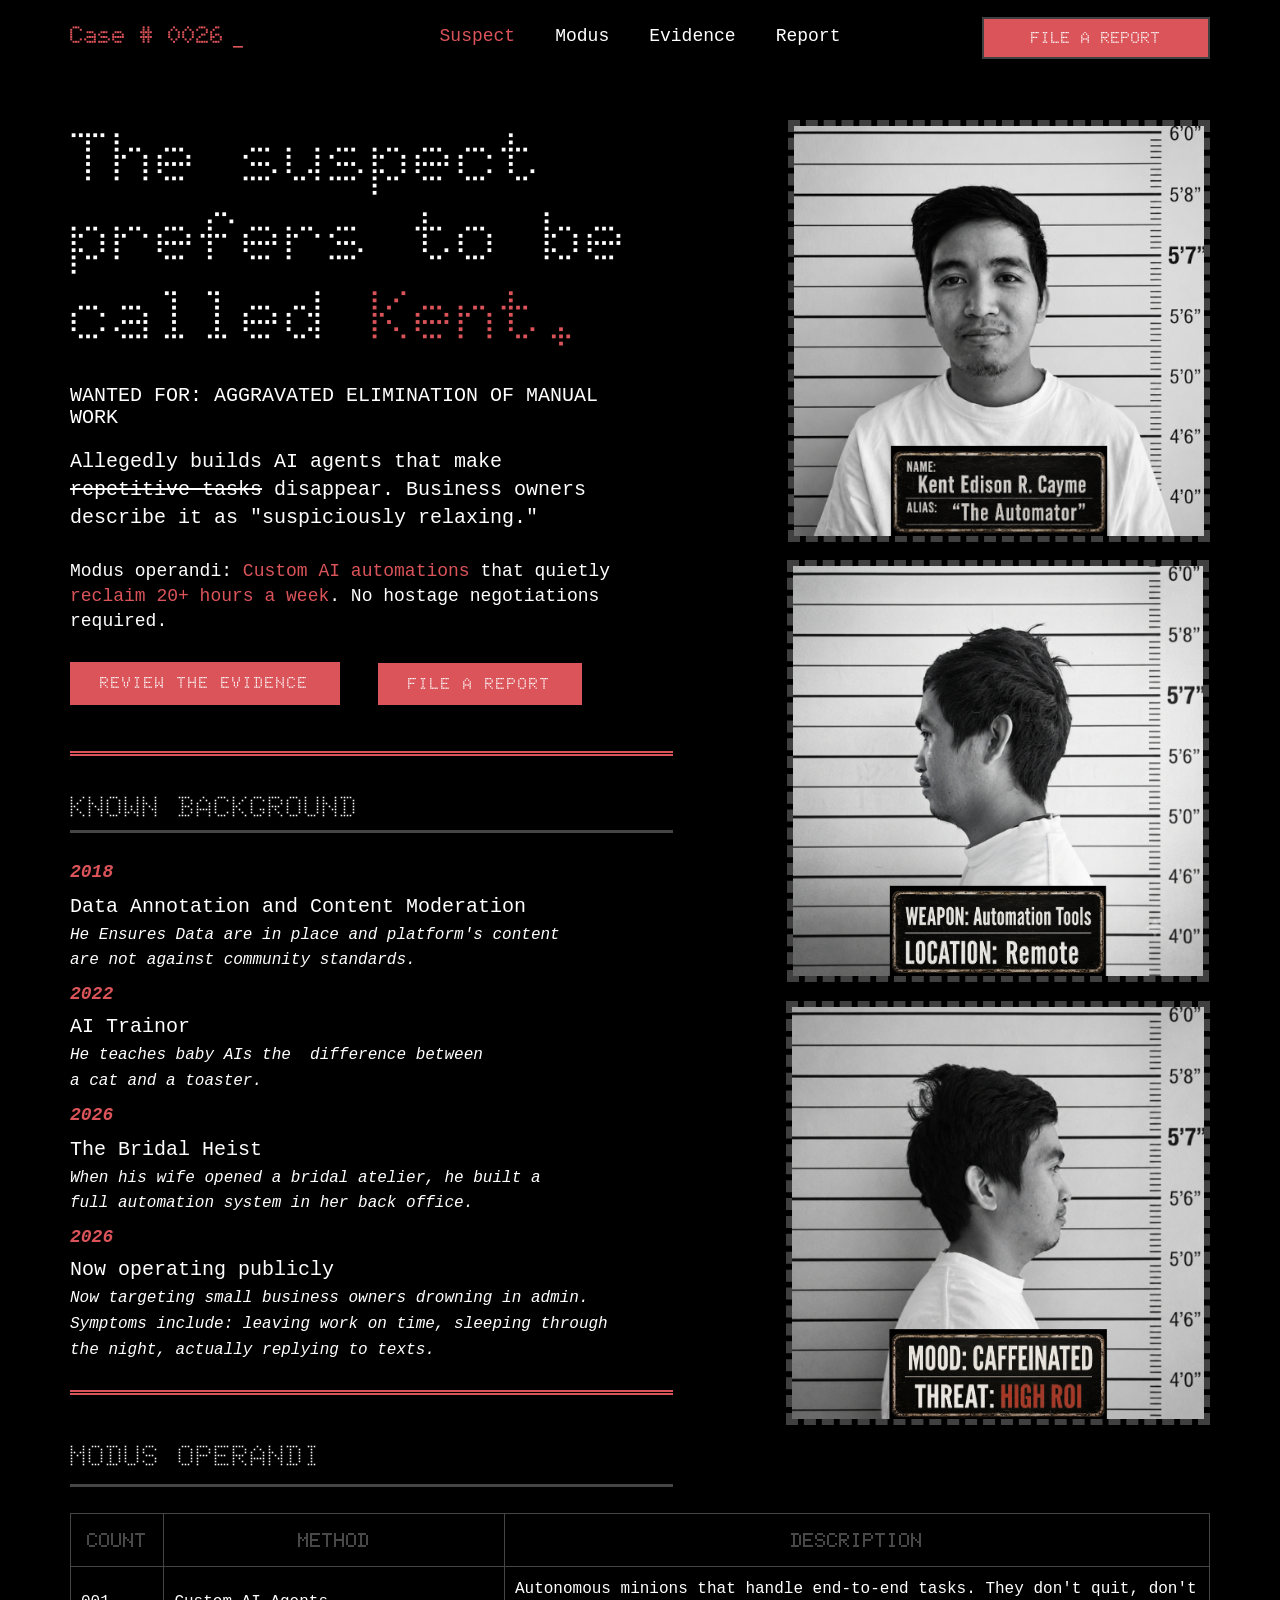
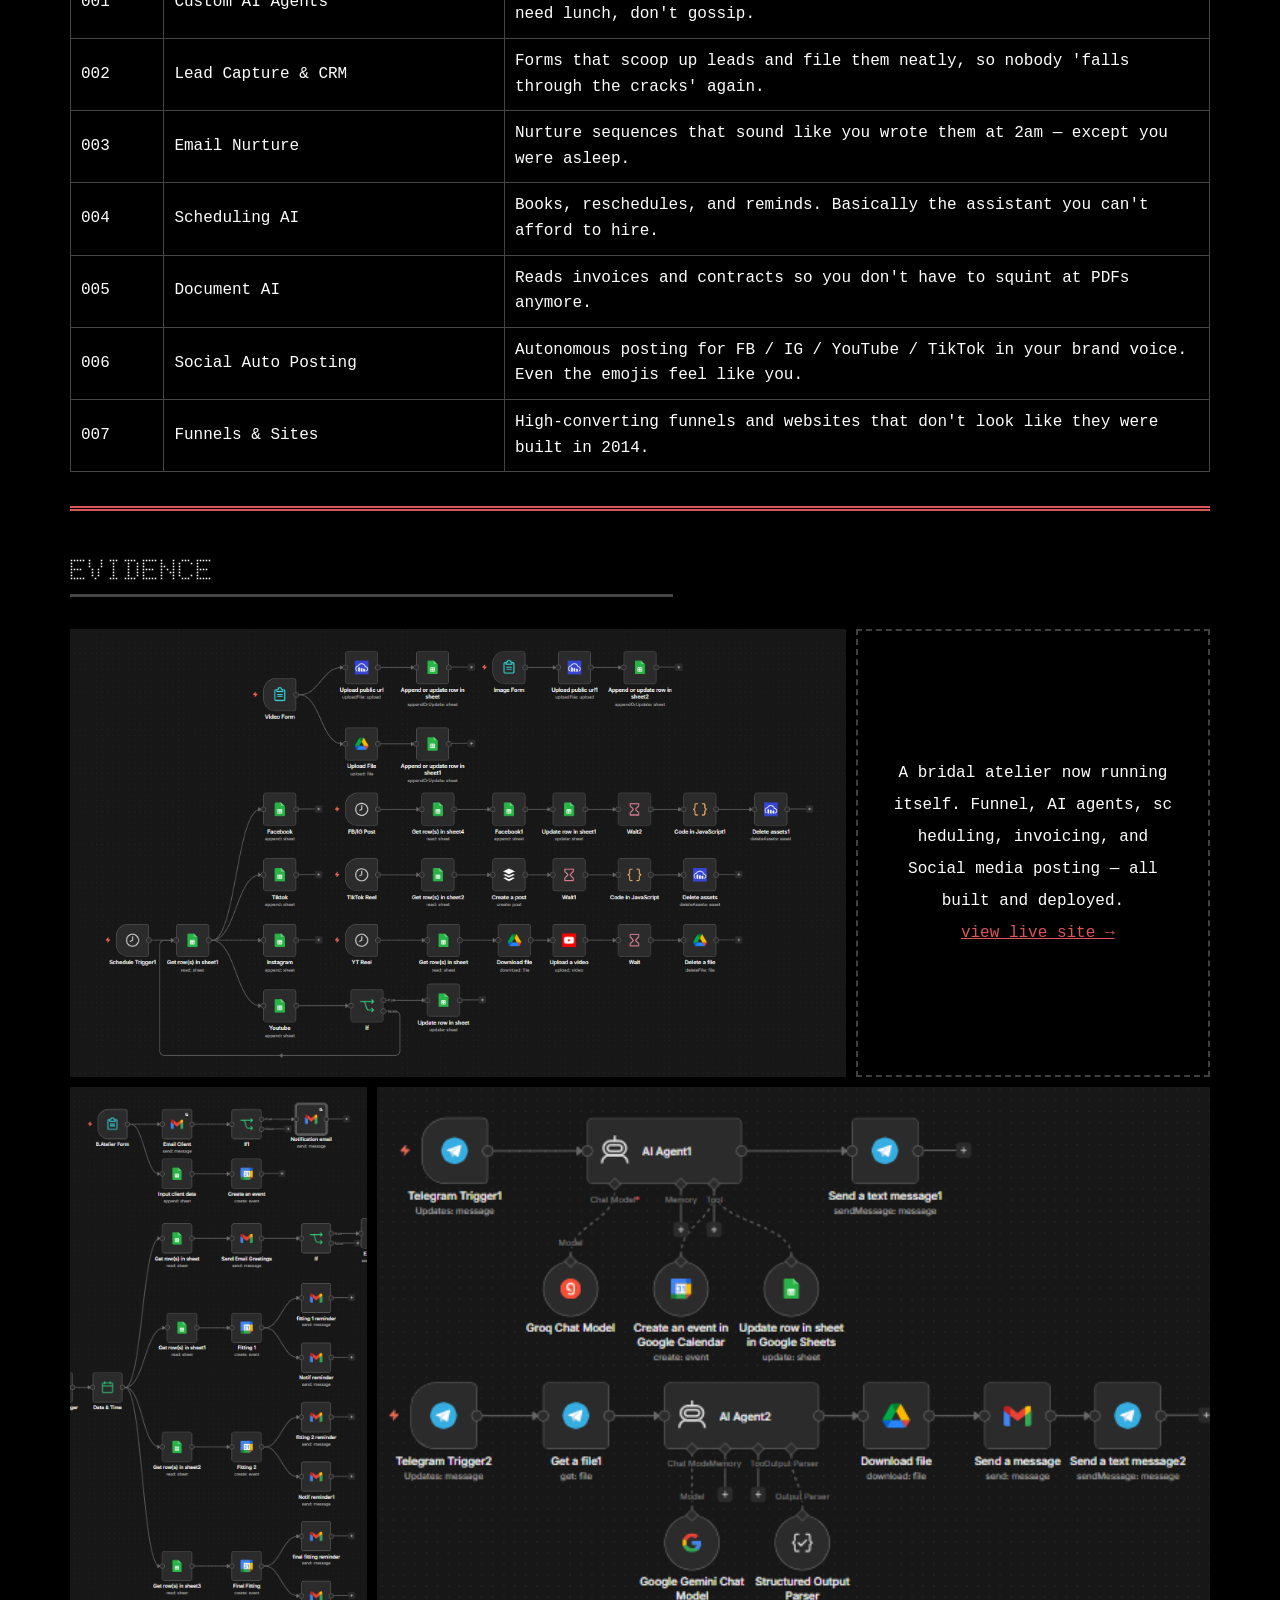
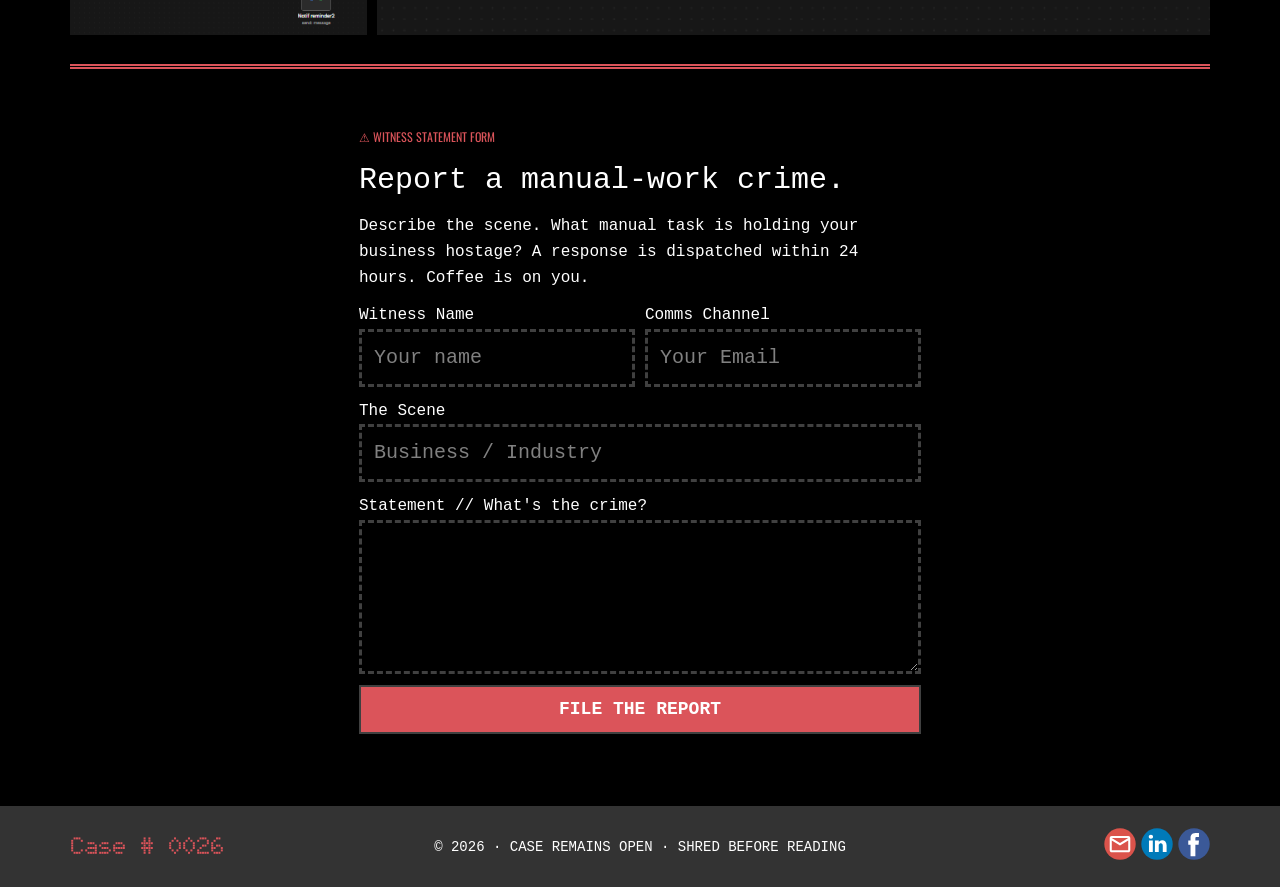
<file: index.html>
<!DOCTYPE html>
<html style="font-size: 16px;" lang="en"><head>
    <meta name="viewport" content="width=device-width, initial-scale=1.0">
    <meta charset="utf-8">
    <meta name="keywords" content="​The suspect prefers to be called&nbsp;Kent., ​WANTED FOR: AGGRAVATED ELIMINATION OF MANUAL WORK">
    <meta name="description" content="">
    <title>Home</title>
    <link rel="stylesheet" href="nicepage.css" media="screen">
<link rel="stylesheet" href="index.css" media="screen">
    <script class="u-script" type="text/javascript" src="jquery.js" defer=""></script>
    <script class="u-script" type="text/javascript" src="nicepage.js" defer=""></script>
    <meta name="generator" content="Nicepage 8.6.2, nicepage.com">
    
    
    
    
    
    
    <link id="u-page-google-font" rel="stylesheet" href="https://fonts.googleapis.com/css2?display=swap&amp;family=Roboto:ital,wght@0,100;0,200;0,300;0,400;0,500;0,600;0,700;0,800;0,900;1,100;1,200;1,300;1,400;1,500;1,600;1,700;1,800;1,900&amp;family=Open+Sans:ital,wght@0,300;0,400;0,500;0,600;0,700;0,800;1,300;1,400;1,500;1,600;1,700;1,800&amp;family=Oswald:wght@200;300;400;500;600;700&amp;family=Doto:wght@100;200;300;400;500;600;700;800;900">
    <script type="application/ld+json">{
		"@context": "http://schema.org",
		"@type": "Organization",
		"name": "",
		"sameAs": [
				"mailto:kent.cayme@gmail.com",
				"https://www.linkedin.com/in/kent-cayme/",
				"https://www.facebook.com/kent.cayme"
		]
}</script>
    <meta name="theme-color" content="#478ac9">
    <meta property="og:title" content="Home">
    <meta property="og:type" content="website">
  <meta data-intl-tel-input-cdn-path="intlTelInput/"></head>
  <body data-home-page="Home.html" data-home-page-title="Home" data-path-to-root="./" data-include-products="false" class="u-body u-clearfix u-overlap u-overlap-contrast u-overlap-transparent u-xl-mode" data-lang="en"><header class="u-clearfix u-header u-sticky u-sticky-088b u-header" id="header" data-animation-name="" data-animation-duration="0" data-animation-delay="0" data-animation-direction=""><style class="u-sticky-style" data-style-id="088b">.u-sticky-fixed.u-sticky-088b, .u-body.u-sticky-fixed .u-sticky-088b {
background-color: #000000 !important; background-image: none !important
}.u-sticky-fixed.u-sticky-088b:before, .u-body.u-sticky-fixed .u-sticky-088b:before {
borders: top right bottom left !important; background-color: unset !important
} .u-sticky-fixed.u-sticky-088b .u-background-video, .u-body.u-sticky-fixed .u-sticky-088b .u-background-video {
display: none !important
}</style><div class="u-clearfix u-sheet u-valign-middle-lg u-valign-middle-md u-valign-middle-sm u-sheet-1">
        <p class="u-custom-font u-text u-text-default u-text-palette-2-base u-text-1">
          <a class="u-active-none u-border-none u-btn u-button-link u-button-style u-hover-none u-none u-text-palette-2-base u-btn-1" href="./#suspect" data-page-id="153428458">Case # 0026</a>
        </p>
        <p class="infinite u-text u-text-default-lg u-text-default-md u-text-default-sm u-text-default-xl u-text-palette-2-base u-text-2" data-animation-name="flash" data-animation-duration="2000" data-animation-delay="0" data-animation-direction="">_</p>
        <nav class="u-menu u-menu-one-level u-offcanvas u-menu-1" data-responsive-from="SM" role="navigation">
          <div class="menu-collapse u-custom-font u-font-courier-new" style="font-size: 1.125rem; letter-spacing: 0px;">
            <a class="u-button-style u-custom-border u-custom-left-right-menu-spacing u-custom-padding-bottom u-custom-text-active-color u-custom-text-hover-color u-custom-top-bottom-menu-spacing u-hamburger-link u-nav-link u-text-active-palette-1-base u-text-hover-palette-2-base" href="#" tabindex="-1" aria-label="Open menu" aria-controls="18aa">
              <svg class="u-svg-link" viewBox="0 0 24 24"><use xmlns:xlink="http://www.w3.org/1999/xlink" xlink:href="#menu-hamburger"></use></svg>
              <svg class="u-svg-content" version="1.1" id="menu-hamburger" viewBox="0 0 16 16" x="0px" y="0px" xmlns:xlink="http://www.w3.org/1999/xlink" xmlns="http://www.w3.org/2000/svg"><g><rect y="1" width="16" height="2"></rect><rect y="7" width="16" height="2"></rect><rect y="13" width="16" height="2"></rect>
</g></svg>
            </a>
          </div>
          <div class="u-custom-menu u-nav-container">
            <ul role="menubar" class="u-custom-font u-font-courier-new u-nav u-unstyled u-nav-1"><li role="none" class="u-nav-item"><a tabindex="-1" role="menuitem" class="u-button-style u-nav-link u-text-hover-palette-2-base u-nav-link-2" href="./#suspect" data-page-id="153428458" aria-haspopup="true">Suspect</a>
</li><li role="none" class="u-nav-item"><a tabindex="-1" role="menuitem" class="u-button-style u-nav-link u-text-hover-palette-2-base u-nav-link-2" href="./#modus" data-page-id="153428458">Modus</a>
</li><li role="none" class="u-nav-item"><a tabindex="-1" role="menuitem" class="u-button-style u-nav-link u-text-hover-palette-2-base u-nav-link-2" href="./#evidence" data-page-id="153428458">Evidence</a>
</li><li role="none" class="u-nav-item"><a tabindex="-1" role="menuitem" class="u-button-style u-nav-link u-text-hover-palette-2-base u-nav-link-2" href="./#report" data-page-id="153428458">Report</a>
</li></ul>
          </div>
          <div class="u-custom-menu u-nav-container-collapse" id="18aa" role="region" aria-label="Menu panel">
            <div class="u-black u-container-style u-inner-container-layout u-opacity u-opacity-95 u-sidenav">
              <div class="u-inner-container-layout u-sidenav-overflow">
                <div class="u-menu-close" tabindex="-1" aria-label="Close menu"></div>
                <ul class="u-align-center u-nav u-popupmenu-items u-unstyled u-nav-2" role="menubar"><li role="none" class="u-nav-item"><a tabindex="-1" role="menuitem" class="u-button-style u-nav-link" href="./#suspect" data-page-id="153428458" aria-haspopup="true">Suspect</a>
</li><li role="none" class="u-nav-item"><a tabindex="-1" role="menuitem" class="u-button-style u-nav-link" href="./#modus" data-page-id="153428458">Modus</a>
</li><li role="none" class="u-nav-item"><a tabindex="-1" role="menuitem" class="u-button-style u-nav-link" href="./#evidence" data-page-id="153428458">Evidence</a>
</li><li role="none" class="u-nav-item"><a tabindex="-1" role="menuitem" class="u-button-style u-nav-link" href="./#report" data-page-id="153428458">Report</a>
</li></ul>
              </div>
            </div>
            <div class="u-black u-menu-overlay u-opacity u-opacity-70"></div>
          </div>
        </nav>
        <a href="./#report" data-page-id="153428458" class="u-align-center u-border-2 u-border-grey-75 u-border-hover-grey-60 u-btn u-button-style u-custom-font u-hover-white u-palette-2-base u-text-active-white u-btn-2">FILE A REPORT </a>
      </div><style class="u-sticky-style" data-style-id="088b">.u-sticky-fixed.u-sticky-088b, .u-body.u-sticky-fixed .u-sticky-088b {
background-color: #000000 !important; background-image: none !important
}.u-sticky-fixed.u-sticky-088b:before, .u-body.u-sticky-fixed .u-sticky-088b:before {
borders: top right bottom left !important; background-color: unset !important
} .u-sticky-fixed.u-sticky-088b .u-background-video, .u-body.u-sticky-fixed .u-sticky-088b .u-background-video {
display: none !important
}</style></header>
    <section class="u-black u-clearfix u-section-1" id="suspect">
      <div class="u-clearfix u-sheet u-valign-bottom-xl u-sheet-1">
        <div class="data-layout-selected u-align-left-xs u-clearfix u-expanded-width u-layout-wrap u-layout-wrap-1">
          <div class="u-layout">
            <div class="u-layout-row">
              <div class="u-container-align-center-xs u-container-style u-layout-cell u-size-36 u-layout-cell-1">
                <div class="u-container-layout u-valign-top-xl u-container-layout-1">
                  <h1 class="u-align-center-xs u-custom-font u-text u-text-1"> The suspect prefers to be called&nbsp;<span class="u-text-palette-2-base">Kent.</span>
                  </h1>
                  <h2 class="u-align-center-xs u-custom-font u-font-courier-new u-text u-text-2"> WANTED FOR: AGGRAVATED ELIMINATION OF MANUAL WORK</h2>
                  <h6 class="u-align-center-xs u-custom-font u-font-courier-new u-text u-text-3"> Allegedly builds AI agents that make&nbsp;<br><span style="text-decoration: line-through !important;">repetitive tasks</span> disappear. Business owners&nbsp;<br>describe it as "suspiciously relaxing." 
                  </h6>
                  <p class="u-align-center-xs u-custom-font u-font-courier-new u-text u-text-4"> Modus operandi: <span class="u-text-palette-2-base">Custom AI automations</span>&nbsp;that quietly <span class="u-text-palette-2-base">reclaim&nbsp;20+ hours a week</span>. No hostage negotiations required.
                  </p>
                  <a href="./#evidence" data-page-id="153428458" class="u-align-center-xs u-border-none u-btn u-button-style u-custom-font u-hover-white u-palette-2-base u-btn-1"> Review the Evidence</a>
                  <a href="./#report" data-page-id="153428458" class="u-align-center-xs u-border-none u-btn u-button-style u-custom-font u-hover-white u-palette-2-base u-btn-2">File A report </a>
                  <div class="u-border-5 u-border-palette-2-base u-shape u-shape-bottom u-shape-left u-shape-line u-shape-right u-shape-1"></div>
                  <p class="u-align-center-xs u-custom-font u-text u-text-5">KNOWN BACKGROUND</p>
                  <div class="u-border-3 u-border-grey-dark-1 u-expanded-width-xs u-shape u-shape-bottom u-shape-left u-shape-line u-shape-right u-shape-2"></div>
                  <p class="u-align-center-xs u-custom-font u-font-courier-new u-text u-text-palette-2-base u-text-6">2018</p>
                  <p class="u-align-center-xs u-custom-font u-font-courier-new u-text u-text-default u-text-7">Data Annotation and Content Moderat<span style="font-weight: 400;"></span>ion<span style="font-weight: 700;"></span>
                  </p>
                  <p class="u-align-center-xs u-custom-font u-font-courier-new u-text u-text-8">He Ensures Data are in place and platform's content are not against community standards.</p>
                  <p class="u-align-center-xs u-custom-font u-font-courier-new u-text u-text-palette-2-base u-text-9">20<span style="font-size: 1.5rem;"></span>22
                  </p>
                  <p class="u-align-center-xs u-custom-font u-font-courier-new u-text u-text-default u-text-10">AI Trainor<span style="font-weight: 700;"></span>
                  </p>
                  <p class="u-align-center-xs u-custom-font u-font-courier-new u-text u-text-default u-text-11">He teaches baby AIs the&nbsp; difference&nbsp;between&nbsp;<br>a cat and a toaster.
                  </p>
                  <p class="u-align-center-xs u-custom-font u-font-courier-new u-text u-text-palette-2-base u-text-12">20<span style="font-size: 1.5rem;"></span>26
                  </p>
                  <p class="u-align-center-xs u-custom-font u-font-courier-new u-text u-text-13">The Bridal Heist</p>
                  <p class="u-align-center-xs u-custom-font u-font-courier-new u-text u-text-14"> When his wife opened a bridal atelier, he built a full automation system in her back office.</p>
                  <p class="u-align-center-xs u-custom-font u-font-courier-new u-text u-text-palette-2-base u-text-15">20<span style="font-size: 1.5rem;"></span>26
                  </p>
                  <p class="u-align-center-xs u-custom-font u-font-courier-new u-text u-text-16"> Now operating publicly</p>
                  <p class="u-align-center-xs u-custom-font u-font-courier-new u-text u-text-17"> Now targeting small business owners drowning in admin. Symptoms include: leaving work on time, sleeping through the night, actually replying to texts.</p>
                  <div class="u-border-5 u-border-palette-2-base u-shape u-shape-bottom u-shape-left u-shape-line u-shape-right u-shape-3"></div>
                </div>
              </div>
              <div class="u-container-style u-layout-cell u-size-24 u-layout-cell-2">
                <div class="u-container-layout u-valign-bottom-xl u-container-layout-2">
                  <img class="u-border-6 u-border-grey-75 u-hover-feature u-image u-image-default u-preserve-proportions u-image-1" src="images/Untitleddesign5.png" alt="" data-image-width="500" data-image-height="500">
                  <img class="u-border-6 u-border-grey-75 u-hover-feature u-image u-image-default u-preserve-proportions u-image-2" src="images/Untitleddesign6.png" alt="" data-image-width="500" data-image-height="500">
                  <img class="u-border-6 u-border-grey-75 u-hover-feature u-image u-image-default u-preserve-proportions u-image-3" src="images/Untitleddesign7.png" alt="" data-image-width="500" data-image-height="500">
                </div>
              </div>
            </div>
          </div>
        </div>
      </div>
      
      
      
    </section>
    <section class="u-black u-clearfix u-section-2" id="modus">
      <div class="u-clearfix u-sheet u-valign-middle-xl u-sheet-1">
        <p class="u-align-center-xs u-custom-font u-text u-text-1">Modus Operandi<span style="font-size: 2.25rem;"></span>
        </p>
        <div class="u-border-3 u-border-grey-dark-1 u-expanded-width-xs u-shape u-shape-bottom u-shape-left u-shape-line u-shape-right u-shape-1"></div>
        <div class="u-expanded-width u-table u-table-responsive u-table-1">
          <table class="u-table-entity">
            <colgroup>
              <col width="8.2%">
              <col width="29.9%">
              <col width="61.9%">
            </colgroup>
            <tbody class="u-align-left u-custom-font u-font-courier-new u-table-body">
              <tr style="height: 39px;">
                <td class="u-align-center u-border-1 u-border-grey-dark-1 u-custom-font u-table-cell u-table-cell-1"> COUNT</td>
                <td class="u-align-center u-border-1 u-border-grey-dark-1 u-custom-font u-table-cell u-table-cell-2">METHOD </td>
                <td class="u-align-center u-border-1 u-border-grey-dark-1 u-custom-font u-table-cell u-table-cell-3"> DESCRIPTION</td>
              </tr>
              <tr style="height: 60px;">
                <td class="u-border-1 u-border-grey-dark-1 u-table-cell u-table-cell-4">001</td>
                <td class="u-border-1 u-border-grey-dark-1 u-table-cell u-table-cell-5"> Custom AI Agents</td>
                <td class="u-border-1 u-border-grey-dark-1 u-table-cell u-table-cell-6"> Autonomous minions that handle end-to-end tasks. They don't quit, don't need lunch, don't gossip.</td>
              </tr>
              <tr style="height: 60px;">
                <td class="u-border-1 u-border-grey-dark-1 u-table-cell u-table-cell-7">002</td>
                <td class="u-border-1 u-border-grey-dark-1 u-table-cell u-table-cell-8">Lead Capture &amp; CRM </td>
                <td class="u-border-1 u-border-grey-dark-1 u-table-cell u-table-cell-9"> Forms that scoop up leads and file them neatly, so nobody 'falls through the cracks' again.</td>
              </tr>
              <tr style="height: 60px;">
                <td class="u-border-1 u-border-grey-dark-1 u-table-cell u-table-cell-10">003</td>
                <td class="u-border-1 u-border-grey-dark-1 u-table-cell u-table-cell-11"> Email Nurture</td>
                <td class="u-border-1 u-border-grey-dark-1 u-table-cell u-table-cell-12"> Nurture sequences that sound like you wrote them at 2am — except you were asleep.</td>
              </tr>
              <tr style="height: 60px;">
                <td class="u-border-1 u-border-grey-dark-1 u-table-cell u-table-cell-13">004</td>
                <td class="u-border-1 u-border-grey-dark-1 u-table-cell u-table-cell-14"> Scheduling AI</td>
                <td class="u-border-1 u-border-grey-dark-1 u-table-cell u-table-cell-15"> Books, reschedules, and reminds. Basically the assistant you can't afford to hire.</td>
              </tr>
              <tr style="height: 60px;">
                <td class="u-border-1 u-border-grey-dark-1 u-table-cell u-table-cell-16">005</td>
                <td class="u-border-1 u-border-grey-dark-1 u-table-cell u-table-cell-17"> Document AI</td>
                <td class="u-border-1 u-border-grey-dark-1 u-table-cell u-table-cell-18"> Reads invoices and contracts so you don't have to squint at PDFs anymore.</td>
              </tr>
              <tr style="height: 60px;">
                <td class="u-border-1 u-border-grey-dark-1 u-table-cell u-table-cell-19">006</td>
                <td class="u-border-1 u-border-grey-dark-1 u-table-cell u-table-cell-20"> Social Auto Posting</td>
                <td class="u-border-1 u-border-grey-dark-1 u-table-cell u-table-cell-21"> Autonomous posting for FB / IG / YouTube / TikTok in your brand voice. Even the emojis feel like you.</td>
              </tr>
              <tr style="height: 60px;">
                <td class="u-border-1 u-border-grey-dark-1 u-table-cell u-table-cell-22">007</td>
                <td class="u-border-1 u-border-grey-dark-1 u-table-cell u-table-cell-23"> Funnels &amp; Sites</td>
                <td class="u-border-1 u-border-grey-dark-1 u-table-cell u-table-cell-24"> High-converting funnels and websites that don't look like they were built in 2014.</td>
              </tr>
            </tbody>
          </table>
        </div>
      </div>
    </section>
    <section class="u-black u-clearfix u-section-3" id="evidence">
      <div class="u-clearfix u-sheet u-sheet-1">
        <div class="u-border-5 u-border-palette-2-base u-expanded-width u-shape u-shape-bottom u-shape-left u-shape-line u-shape-right u-shape-1"></div>
        <p class="u-align-center-xs u-custom-font u-text u-text-1">Evidence</p>
        <div class="u-border-3 u-border-grey-dark-1 u-expanded-width-xs u-shape u-shape-bottom u-shape-left u-shape-line u-shape-right u-shape-2"></div>
        <div class="data-layout-selected u-clearfix u-expanded-width u-gutter-10 u-layout-wrap u-layout-wrap-1">
          <div class="u-gutter-0 u-layout">
            <div class="u-layout-col">
              <div class="u-size-30">
                <div class="u-layout-row">
                  <div class="u-container-style u-hover-feature u-image u-layout-cell u-size-41 u-image-1" data-image-width="1040" data-image-height="630">
                    <div class="u-container-layout u-container-layout-1"></div>
                  </div>
                  <div class="u-container-style u-layout-cell u-size-19 u-layout-cell-2">
                    <div class="u-container-layout u-container-layout-2">
                      <div class="u-align-center u-border-2 u-border-grey-75 u-container-align-center u-container-style u-expanded-width u-group u-group-1">
                        <div class="u-container-layout u-valign-middle-xl u-valign-middle-xs u-container-layout-3">
                          <p class="u-custom-font u-font-courier-new u-text u-text-2"> A bridal atelier now running itself. Funnel, AI agents, sc​heduling, invoicing, and Social media posting — all built and deployed.<br>&nbsp;<a href="https://b-atelier.carrd.co/" class="u-active-none u-border-none u-btn u-button-link u-button-style u-hover-none u-none u-text-palette-2-base u-btn-1" target="_blank">view live site →</a>
                          </p>
                        </div>
                      </div>
                    </div>
                  </div>
                </div>
              </div>
              <div class="u-size-30">
                <div class="u-layout-row">
                  <div class="u-container-style u-hover-feature u-image u-layout-cell u-size-16 u-image-2">
                    <div class="u-container-layout u-valign-middle-xl u-container-layout-4"></div>
                  </div>
                  <div class="u-container-style u-hover-feature u-image u-layout-cell u-size-44 u-image-3">
                    <div class="u-container-layout u-container-layout-5"></div>
                  </div>
                </div>
              </div>
            </div>
          </div>
        </div>
      </div>
      
      
      
    </section>
    <section class="u-black u-clearfix u-section-4" id="report">
      <div class="u-clearfix u-sheet u-sheet-1">
        <div class="u-border-5 u-border-palette-2-base u-expanded-width u-shape u-shape-bottom u-shape-left u-shape-line u-shape-right u-shape-1"></div>
        <div class="u-expanded-width-xs u-form u-form-1">
          <form action="https://vmi3275437.contaboserver.net/webhook/Submit_Report" class="u-clearfix u-form-spacing-10 u-form-vertical u-inner-form" source="custom" name="Form" style="padding: 10px;" redirect-address="Thank-you.html" method="post">
            <p class="u-custom-font u-font-oswald u-form-group u-form-text u-text u-text-palette-2-base u-text-1"> ⚠ WITNESS STATEMENT FORM</p>
            <p class="u-custom-font u-font-courier-new u-form-group u-form-text u-text u-text-2"> Report a manual-work crime. </p>
            <p class="u-custom-font u-font-courier-new u-form-group u-form-text u-text u-text-3"> Describe the scene. What manual task is holding your business hostage? A response is dispatched within 24 hours. Coffee is on you.</p>
            <div class="u-form-group u-form-partition-factor-2">
              <label for="email-56d2" class="u-custom-font u-font-courier-new u-label u-text-white">Witness Name</label>
              <input type="text" placeholder="Your name" id="email-56d2" name="Name" class="u-border-3 u-border-grey-75 u-border-no-left u-border-no-right u-border-no-top u-custom-font u-font-courier-new u-input u-input-rectangle u-none u-input-1" required="required">
            </div>
            <div class="u-form-email u-form-group u-form-partition-factor-2 u-form-group-5">
              <label for="text-3a73" class="u-custom-font u-font-courier-new u-label u-text-white">Comms Channel</label>
              <input type="email" placeholder="Your Email" id="text-3a73" name="Email" class="u-border-3 u-border-grey-75 u-custom-font u-font-courier-new u-input u-input-rectangle u-none u-input-2" required="required">
            </div>
            <div class="u-form-group u-form-group-6">
              <label for="text-a0b1" class="u-custom-font u-font-courier-new u-label u-text-white">The Scene</label>
              <input type="text" placeholder="Business / Industry" id="text-a0b1" name="business_type" class="u-border-3 u-border-grey-75 u-custom-font u-font-courier-new u-input u-input-rectangle u-none u-input-3">
            </div>
            <div class="u-form-group u-form-textarea u-form-group-7">
              <label for="textarea-b397" class="u-custom-font u-font-courier-new u-label u-text-white">Statement // What's the crime?</label>
              <textarea rows="4" cols="50" id="textarea-b397" name="textarea" class="u-border-3 u-border-grey-75 u-custom-font u-font-courier-new u-input u-input-rectangle u-none u-input-4" placeholder="​"></textarea>
            </div>
            <div class="u-align-left u-form-group u-form-submit">
              <a href="#" class="u-border-2 u-border-grey-75 u-border-hover-grey-60 u-btn u-btn-submit u-button-style u-custom-font u-font-courier-new u-hover-white u-palette-2-base u-btn-1">File the report</a>
              <input type="submit" value="submit" class="u-form-control-hidden">
            </div>
            <div class="u-form-send-message u-form-send-success">Report Submitted!</div>
            <div class="u-form-send-error u-form-send-message">Failed to submit the report!</div>
            <input type="hidden" value="" name="recaptchaResponse">
          </form>
        </div>
      </div>
    </section>
    
    
    
    <footer class="u-align-center u-clearfix u-container-align-center u-container-align-center-lg u-container-align-center-md u-container-align-center-sm u-container-align-center-xl u-footer u-grey-80 u-footer" id="footer"><div class="u-clearfix u-sheet u-sheet-1">
        <p class="u-custom-font u-text u-text-default u-text-palette-2-base u-text-1">
          <a class="u-active-none u-border-none u-btn u-button-link u-button-style u-hover-none u-none u-text-palette-2-base u-btn-1" href="./#suspect" data-page-id="153428458">Case # 0026</a>
        </p>
        <div class="u-social-icons u-social-icons-1">
          <a class="u-social-url" target="_blank" data-type="Email" title="Email" href="mailto:kent.cayme@gmail.com"><span class="u-icon u-social-email u-social-icon u-icon-1"><svg class="u-svg-link" preserveAspectRatio="xMidYMin slice" viewBox="0 0 112 112" style=""><use xlink:href="#svg-44da"></use></svg><svg class="u-svg-content" viewBox="0 0 112 112" x="0" y="0" id="svg-44da"><circle fill="currentColor" cx="56.1" cy="56.1" r="55"></circle><path id="path3864" fill="#FFFFFF" d="M27.2,28h57.6c4,0,7.2,3.2,7.2,7.2l0,0v42.7c0,3.9-3.2,7.2-7.2,7.2l0,0H27.2
	c-4,0-7.2-3.2-7.2-7.2V35.2C20,31.1,23.2,28,27.2,28 M56,52.9l28.8-17.8H27.2L56,52.9 M27.2,77.7h57.6V43.5L56,61.3L27.2,43.5V77.7z
	"></path></svg></span>
          </a>
          <a class="u-social-url" target="_blank" data-type="LinkedIn" title="LinkedIn" href="https://www.linkedin.com/in/kent-cayme/"><span class="u-icon u-social-icon u-social-linkedin u-icon-2"><svg class="u-svg-link" preserveAspectRatio="xMidYMin slice" viewBox="0 0 112 112" style=""><use xlink:href="#svg-86ae"></use></svg><svg class="u-svg-content" viewBox="0 0 112 112" x="0" y="0" id="svg-86ae"><circle fill="currentColor" cx="56.1" cy="56.1" r="55"></circle><path fill="#FFFFFF" d="M41.3,83.7H27.9V43.4h13.4V83.7z M34.6,37.9L34.6,37.9c-4.6,0-7.5-3.1-7.5-7c0-4,3-7,7.6-7s7.4,3,7.5,7
      C42.2,34.8,39.2,37.9,34.6,37.9z M89.6,83.7H76.2V62.2c0-5.4-1.9-9.1-6.8-9.1c-3.7,0-5.9,2.5-6.9,4.9c-0.4,0.9-0.4,2.1-0.4,3.3v22.5
      H48.7c0,0,0.2-36.5,0-40.3h13.4v5.7c1.8-2.7,5-6.7,12.1-6.7c8.8,0,15.4,5.8,15.4,18.1V83.7z"></path></svg></span>
          </a>
          <a class="u-social-url" title="facebook" target="_blank" href="https://www.facebook.com/kent.cayme"><span class="u-icon u-social-facebook u-social-icon u-icon-3"><svg class="u-svg-link" preserveAspectRatio="xMidYMin slice" viewBox="0 0 112 112" style=""><use xlink:href="#svg-5e2e"></use></svg><svg class="u-svg-content" viewBox="0 0 112 112" x="0" y="0" id="svg-5e2e"><circle fill="currentColor" cx="56.1" cy="56.1" r="55"></circle><path fill="#FFFFFF" d="M73.5,31.6h-9.1c-1.4,0-3.6,0.8-3.6,3.9v8.5h12.6L72,58.3H60.8v40.8H43.9V58.3h-8V43.9h8v-9.2
c0-6.7,3.1-17,17-17h12.5v13.9H73.5z"></path></svg></span>
          </a>
        </div>
        <p class="u-custom-font u-font-courier-new u-text u-text-default u-text-2"> ©&nbsp;2026&nbsp;· CASE REMAINS OPEN · SHRED BEFORE READING</p>
      </div></footer>
</body></html>
</file>
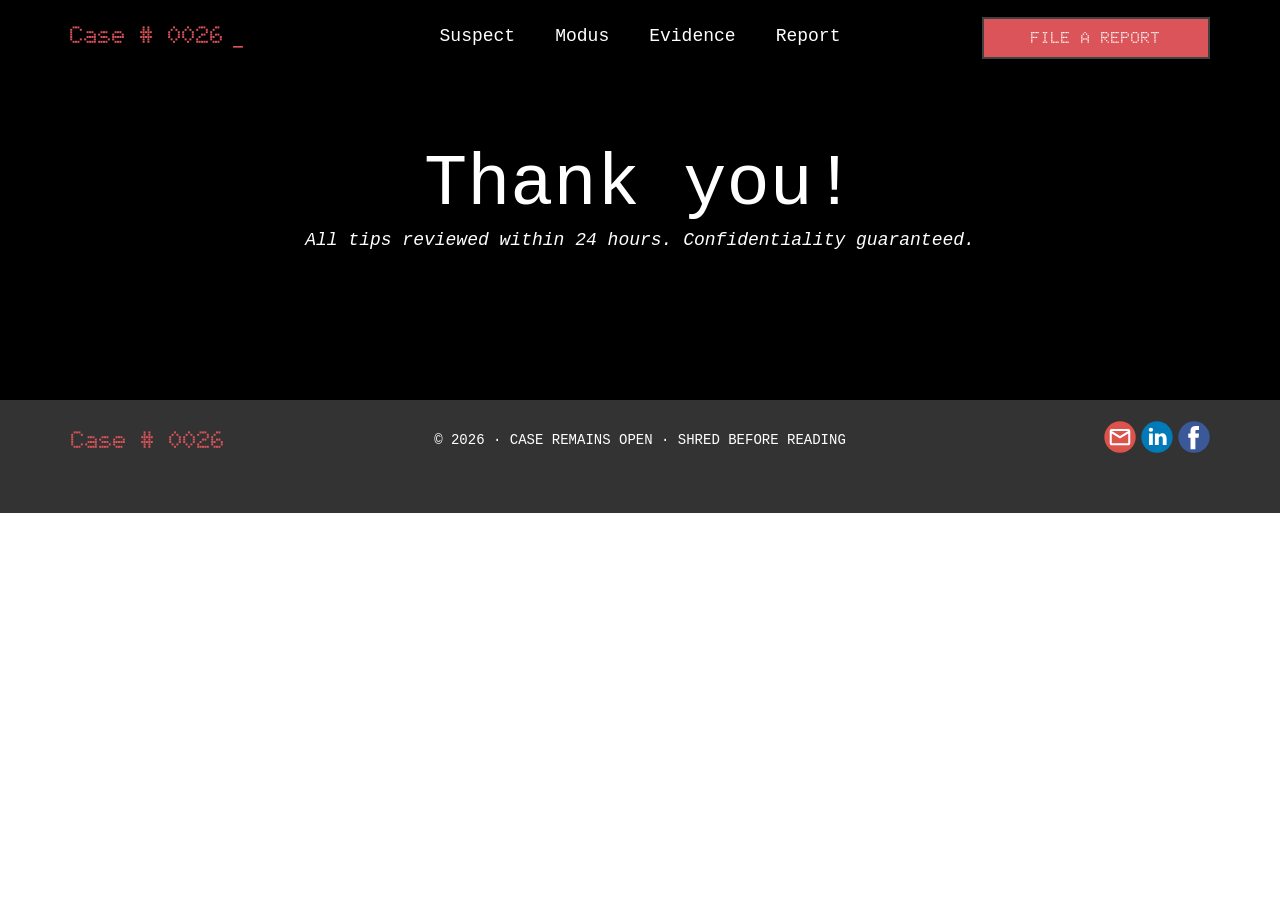
<file: Thank-you.html>
<!DOCTYPE html>
<html style="font-size: 16px;" lang="en"><head>
    <meta name="viewport" content="width=device-width, initial-scale=1.0">
    <meta charset="utf-8">
    <meta name="keywords" content="Thank you!">
    <meta name="description" content="">
    <title>Thank you</title>
    <link rel="stylesheet" href="nicepage.css" media="screen">
<link rel="stylesheet" href="Thank-you.css" media="screen">
    <script class="u-script" type="text/javascript" src="jquery.js" defer=""></script>
    <script class="u-script" type="text/javascript" src="nicepage.js" defer=""></script>
    <meta name="generator" content="Nicepage 8.6.2, nicepage.com">
    
    
    
    <link id="u-page-google-font" rel="stylesheet" href="https://fonts.googleapis.com/css2?display=swap&amp;family=Roboto:ital,wght@0,100;0,200;0,300;0,400;0,500;0,600;0,700;0,800;0,900;1,100;1,200;1,300;1,400;1,500;1,600;1,700;1,800;1,900&amp;family=Open+Sans:ital,wght@0,300;0,400;0,500;0,600;0,700;0,800;1,300;1,400;1,500;1,600;1,700;1,800&amp;family=Doto:wght@100;200;300;400;500;600;700;800;900">
    <script type="application/ld+json">{
		"@context": "http://schema.org",
		"@type": "Organization",
		"name": "",
		"sameAs": [
				"mailto:kent.cayme@gmail.com",
				"https://www.linkedin.com/in/kent-cayme/",
				"https://www.facebook.com/kent.cayme"
		]
}</script>
    <meta name="theme-color" content="#478ac9">
    <meta property="og:title" content="Thank you">
    <meta property="og:type" content="website">
  <meta data-intl-tel-input-cdn-path="intlTelInput/"></head>
  <body data-path-to-root="./" data-include-products="false" class="u-body u-clearfix u-overlap u-overlap-contrast u-overlap-transparent u-xl-mode" data-lang="en"><header class="u-clearfix u-header u-sticky u-sticky-088b u-header" id="header" data-animation-name="" data-animation-duration="0" data-animation-delay="0" data-animation-direction=""><style class="u-sticky-style" data-style-id="088b">.u-sticky-fixed.u-sticky-088b, .u-body.u-sticky-fixed .u-sticky-088b {
background-color: #000000 !important; background-image: none !important
}.u-sticky-fixed.u-sticky-088b:before, .u-body.u-sticky-fixed .u-sticky-088b:before {
borders: top right bottom left !important; background-color: unset !important
} .u-sticky-fixed.u-sticky-088b .u-background-video, .u-body.u-sticky-fixed .u-sticky-088b .u-background-video {
display: none !important
}</style><div class="u-clearfix u-sheet u-valign-middle-lg u-valign-middle-md u-valign-middle-sm u-sheet-1">
        <p class="u-custom-font u-text u-text-default u-text-palette-2-base u-text-1">
          <a class="u-active-none u-border-none u-btn u-button-link u-button-style u-hover-none u-none u-text-palette-2-base u-btn-1" href="./#suspect" data-page-id="153428458">Case # 0026</a>
        </p>
        <p class="infinite u-text u-text-default-lg u-text-default-md u-text-default-sm u-text-default-xl u-text-palette-2-base u-text-2" data-animation-name="flash" data-animation-duration="2000" data-animation-delay="0" data-animation-direction="">_</p>
        <nav class="u-menu u-menu-one-level u-offcanvas u-menu-1" data-responsive-from="SM" role="navigation">
          <div class="menu-collapse u-custom-font u-font-courier-new" style="font-size: 1.125rem; letter-spacing: 0px;">
            <a class="u-button-style u-custom-border u-custom-left-right-menu-spacing u-custom-padding-bottom u-custom-text-active-color u-custom-text-hover-color u-custom-top-bottom-menu-spacing u-hamburger-link u-nav-link u-text-active-palette-1-base u-text-hover-palette-2-base" href="#" tabindex="-1" aria-label="Open menu" aria-controls="18aa">
              <svg class="u-svg-link" viewBox="0 0 24 24"><use xmlns:xlink="http://www.w3.org/1999/xlink" xlink:href="#menu-hamburger"></use></svg>
              <svg class="u-svg-content" version="1.1" id="menu-hamburger" viewBox="0 0 16 16" x="0px" y="0px" xmlns:xlink="http://www.w3.org/1999/xlink" xmlns="http://www.w3.org/2000/svg"><g><rect y="1" width="16" height="2"></rect><rect y="7" width="16" height="2"></rect><rect y="13" width="16" height="2"></rect>
</g></svg>
            </a>
          </div>
          <div class="u-custom-menu u-nav-container">
            <ul role="menubar" class="u-custom-font u-font-courier-new u-nav u-unstyled u-nav-1"><li role="none" class="u-nav-item"><a tabindex="-1" role="menuitem" class="u-button-style u-nav-link u-text-hover-palette-2-base u-nav-link-2" href="./#suspect" data-page-id="153428458" aria-haspopup="true">Suspect</a>
</li><li role="none" class="u-nav-item"><a tabindex="-1" role="menuitem" class="u-button-style u-nav-link u-text-hover-palette-2-base u-nav-link-2" href="./#modus" data-page-id="153428458">Modus</a>
</li><li role="none" class="u-nav-item"><a tabindex="-1" role="menuitem" class="u-button-style u-nav-link u-text-hover-palette-2-base u-nav-link-2" href="./#evidence" data-page-id="153428458">Evidence</a>
</li><li role="none" class="u-nav-item"><a tabindex="-1" role="menuitem" class="u-button-style u-nav-link u-text-hover-palette-2-base u-nav-link-2" href="./#report" data-page-id="153428458">Report</a>
</li></ul>
          </div>
          <div class="u-custom-menu u-nav-container-collapse" id="18aa" role="region" aria-label="Menu panel">
            <div class="u-black u-container-style u-inner-container-layout u-opacity u-opacity-95 u-sidenav">
              <div class="u-inner-container-layout u-sidenav-overflow">
                <div class="u-menu-close" tabindex="-1" aria-label="Close menu"></div>
                <ul class="u-align-center u-nav u-popupmenu-items u-unstyled u-nav-2" role="menubar"><li role="none" class="u-nav-item"><a tabindex="-1" role="menuitem" class="u-button-style u-nav-link" href="./#suspect" data-page-id="153428458" aria-haspopup="true">Suspect</a>
</li><li role="none" class="u-nav-item"><a tabindex="-1" role="menuitem" class="u-button-style u-nav-link" href="./#modus" data-page-id="153428458">Modus</a>
</li><li role="none" class="u-nav-item"><a tabindex="-1" role="menuitem" class="u-button-style u-nav-link" href="./#evidence" data-page-id="153428458">Evidence</a>
</li><li role="none" class="u-nav-item"><a tabindex="-1" role="menuitem" class="u-button-style u-nav-link" href="./#report" data-page-id="153428458">Report</a>
</li></ul>
              </div>
            </div>
            <div class="u-black u-menu-overlay u-opacity u-opacity-70"></div>
          </div>
        </nav>
        <a href="./#report" data-page-id="153428458" class="u-align-center u-border-2 u-border-grey-75 u-border-hover-grey-60 u-btn u-button-style u-custom-font u-hover-white u-palette-2-base u-text-active-white u-btn-2">FILE A REPORT </a>
      </div><style class="u-sticky-style" data-style-id="088b">.u-sticky-fixed.u-sticky-088b, .u-body.u-sticky-fixed .u-sticky-088b {
background-color: #000000 !important; background-image: none !important
}.u-sticky-fixed.u-sticky-088b:before, .u-body.u-sticky-fixed .u-sticky-088b:before {
borders: top right bottom left !important; background-color: unset !important
} .u-sticky-fixed.u-sticky-088b .u-background-video, .u-body.u-sticky-fixed .u-sticky-088b .u-background-video {
display: none !important
}</style></header>
    <section class="u-black u-clearfix u-section-1" id="block-11">
      <div class="u-clearfix u-sheet u-valign-middle-xl u-sheet-1">
        <h1 class="u-custom-font u-font-courier-new u-text u-text-default u-text-1">Thank you!</h1>
        <p class="u-custom-font u-font-courier-new u-text u-text-default u-text-2"> All tips reviewed within 24 hours. Confidentiality guaranteed.</p>
      </div>
    </section>
    
    
    
    <footer class="u-align-center u-clearfix u-container-align-center u-container-align-center-lg u-container-align-center-md u-container-align-center-sm u-container-align-center-xl u-footer u-grey-80 u-footer" id="footer"><div class="u-clearfix u-sheet u-sheet-1">
        <p class="u-custom-font u-text u-text-default u-text-palette-2-base u-text-1">
          <a class="u-active-none u-border-none u-btn u-button-link u-button-style u-hover-none u-none u-text-palette-2-base u-btn-1" href="./#suspect" data-page-id="153428458">Case # 0026</a>
        </p>
        <div class="u-social-icons u-social-icons-1">
          <a class="u-social-url" target="_blank" data-type="Email" title="Email" href="mailto:kent.cayme@gmail.com"><span class="u-icon u-social-email u-social-icon u-icon-1"><svg class="u-svg-link" preserveAspectRatio="xMidYMin slice" viewBox="0 0 112 112" style=""><use xlink:href="#svg-44da"></use></svg><svg class="u-svg-content" viewBox="0 0 112 112" x="0" y="0" id="svg-44da"><circle fill="currentColor" cx="56.1" cy="56.1" r="55"></circle><path id="path3864" fill="#FFFFFF" d="M27.2,28h57.6c4,0,7.2,3.2,7.2,7.2l0,0v42.7c0,3.9-3.2,7.2-7.2,7.2l0,0H27.2
	c-4,0-7.2-3.2-7.2-7.2V35.2C20,31.1,23.2,28,27.2,28 M56,52.9l28.8-17.8H27.2L56,52.9 M27.2,77.7h57.6V43.5L56,61.3L27.2,43.5V77.7z
	"></path></svg></span>
          </a>
          <a class="u-social-url" target="_blank" data-type="LinkedIn" title="LinkedIn" href="https://www.linkedin.com/in/kent-cayme/"><span class="u-icon u-social-icon u-social-linkedin u-icon-2"><svg class="u-svg-link" preserveAspectRatio="xMidYMin slice" viewBox="0 0 112 112" style=""><use xlink:href="#svg-86ae"></use></svg><svg class="u-svg-content" viewBox="0 0 112 112" x="0" y="0" id="svg-86ae"><circle fill="currentColor" cx="56.1" cy="56.1" r="55"></circle><path fill="#FFFFFF" d="M41.3,83.7H27.9V43.4h13.4V83.7z M34.6,37.9L34.6,37.9c-4.6,0-7.5-3.1-7.5-7c0-4,3-7,7.6-7s7.4,3,7.5,7
      C42.2,34.8,39.2,37.9,34.6,37.9z M89.6,83.7H76.2V62.2c0-5.4-1.9-9.1-6.8-9.1c-3.7,0-5.9,2.5-6.9,4.9c-0.4,0.9-0.4,2.1-0.4,3.3v22.5
      H48.7c0,0,0.2-36.5,0-40.3h13.4v5.7c1.8-2.7,5-6.7,12.1-6.7c8.8,0,15.4,5.8,15.4,18.1V83.7z"></path></svg></span>
          </a>
          <a class="u-social-url" title="facebook" target="_blank" href="https://www.facebook.com/kent.cayme"><span class="u-icon u-social-facebook u-social-icon u-icon-3"><svg class="u-svg-link" preserveAspectRatio="xMidYMin slice" viewBox="0 0 112 112" style=""><use xlink:href="#svg-5e2e"></use></svg><svg class="u-svg-content" viewBox="0 0 112 112" x="0" y="0" id="svg-5e2e"><circle fill="currentColor" cx="56.1" cy="56.1" r="55"></circle><path fill="#FFFFFF" d="M73.5,31.6h-9.1c-1.4,0-3.6,0.8-3.6,3.9v8.5h12.6L72,58.3H60.8v40.8H43.9V58.3h-8V43.9h8v-9.2
c0-6.7,3.1-17,17-17h12.5v13.9H73.5z"></path></svg></span>
          </a>
        </div>
        <p class="u-custom-font u-font-courier-new u-text u-text-default u-text-2"> ©&nbsp;2026&nbsp;· CASE REMAINS OPEN · SHRED BEFORE READING</p>
      </div></footer>
    <section class="u-backlink u-clearfix u-grey-80"></section>
  
</body></html>
</file>
